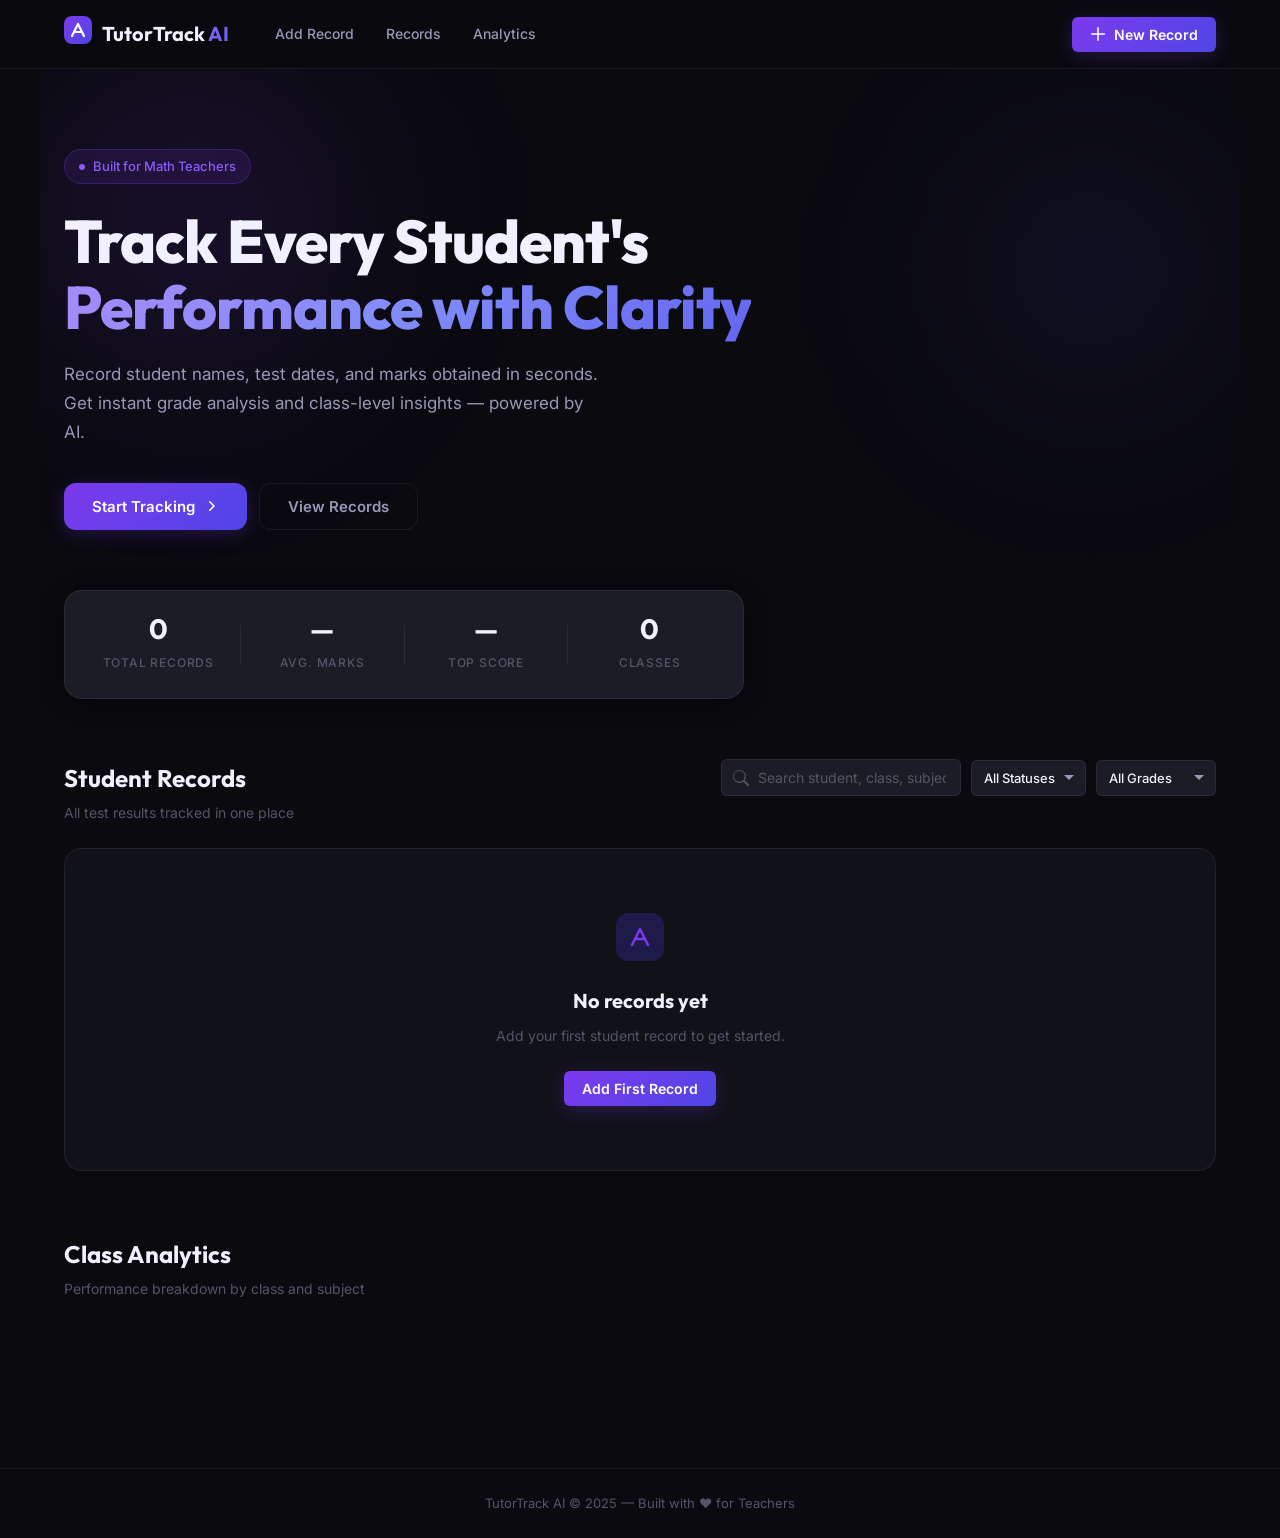
<file: fastapi-archive/frontend/index.html>
<!DOCTYPE html>
<html lang="en">
<head>
  <meta charset="UTF-8" />
  <meta name="viewport" content="width=device-width, initial-scale=1.0" />
  <title>TutorTrack AI — Student Performance Tracker</title>
  <meta name="description" content="TutorTrack AI helps math teachers record and track student test performance, marks, grades, and analytics — all in one elegant dashboard." />
  <link rel="preconnect" href="https://fonts.googleapis.com" />
  <link rel="preconnect" href="https://fonts.gstatic.com" crossorigin />
  <link href="https://fonts.googleapis.com/css2?family=Inter:wght@300;400;500;600;700;800&family=Outfit:wght@400;600;700;800&display=swap" rel="stylesheet" />
  <link rel="stylesheet" href="style.css" />
</head>
<body>

  <!-- ═══════════════════════ HEADER ═══════════════════════ -->
  <header class="header" id="site-header">
    <div class="header-inner">
      <div class="logo">
        <div class="logo-icon">
          <svg width="28" height="28" viewBox="0 0 28 28" fill="none" xmlns="http://www.w3.org/2000/svg">
            <rect width="28" height="28" rx="8" fill="url(#logoGrad)"/>
            <path d="M8 20L14 8L20 20M11 16h6" stroke="white" stroke-width="2.2" stroke-linecap="round" stroke-linejoin="round"/>
            <defs>
              <linearGradient id="logoGrad" x1="0" y1="0" x2="28" y2="28" gradientUnits="userSpaceOnUse">
                <stop stop-color="#7C3AED"/>
                <stop offset="1" stop-color="#4F46E5"/>
              </linearGradient>
            </defs>
          </svg>
        </div>
        <span class="logo-text">TutorTrack <span class="logo-ai">AI</span></span>
      </div>
      <nav class="nav">
        <a href="#add-record" class="nav-link">Add Record</a>
        <a href="#records-table" class="nav-link">Records</a>
        <a href="#analytics" class="nav-link">Analytics</a>
      </nav>
      <button class="btn btn-primary" id="add-record-btn" aria-label="Add new student record">
        <svg width="16" height="16" viewBox="0 0 16 16" fill="currentColor"><path d="M8 1a.75.75 0 0 1 .75.75v5.5h5.5a.75.75 0 0 1 0 1.5h-5.5v5.5a.75.75 0 0 1-1.5 0v-5.5H1.75a.75.75 0 0 1 0-1.5h5.5V1.75A.75.75 0 0 1 8 1Z"/></svg>
        New Record
      </button>
    </div>
  </header>

  <!-- ═══════════════════════ HERO ═══════════════════════ -->
  <section class="hero">
    <div class="hero-glow hero-glow-1"></div>
    <div class="hero-glow hero-glow-2"></div>
    <div class="hero-content">
      <div class="hero-badge">
        <span class="badge-dot"></span>
        Built for Math Teachers
      </div>
      <h1 class="hero-title">
        Track Every Student's<br/>
        <span class="hero-gradient">Performance with Clarity</span>
      </h1>
      <p class="hero-subtitle">
        Record student names, test dates, and marks obtained in seconds.
        Get instant grade analysis and class-level insights — powered by AI.
      </p>
      <div class="hero-actions">
        <button class="btn btn-primary btn-lg" id="hero-add-btn" aria-label="Start adding student records">
          Start Tracking
          <svg width="16" height="16" viewBox="0 0 16 16" fill="currentColor"><path d="M6.22 3.22a.75.75 0 0 1 1.06 0l4.25 4.25a.75.75 0 0 1 0 1.06l-4.25 4.25a.75.75 0 0 1-1.06-1.06L9.94 8 6.22 4.28a.75.75 0 0 1 0-1.06Z"/></svg>
        </button>
        <button class="btn btn-ghost btn-lg" id="view-records-btn" aria-label="View existing records">View Records</button>
      </div>
    </div>
    <!-- Stats bar -->
    <div class="stats-bar">
      <div class="stat-item" id="stat-total">
        <span class="stat-number" id="stat-total-val">0</span>
        <span class="stat-label">Total Records</span>
      </div>
      <div class="stat-divider"></div>
      <div class="stat-item">
        <span class="stat-number" id="stat-avg-val">—</span>
        <span class="stat-label">Avg. Marks</span>
      </div>
      <div class="stat-divider"></div>
      <div class="stat-item">
        <span class="stat-number" id="stat-top-val">—</span>
        <span class="stat-label">Top Score</span>
      </div>
      <div class="stat-divider"></div>
      <div class="stat-item">
        <span class="stat-number" id="stat-classes-val">0</span>
        <span class="stat-label">Classes</span>
      </div>
    </div>
  </section>

  <!-- ═══════════════════════ MODAL — ADD RECORD ═══════════════════════ -->
  <div class="modal-overlay" id="modal-overlay" role="dialog" aria-modal="true" aria-labelledby="modal-title">
    <div class="modal" id="add-record-modal">
      <div class="modal-header">
        <h2 class="modal-title" id="modal-title">Add Student Record</h2>
        <button class="modal-close" id="modal-close-btn" aria-label="Close modal">
          <svg width="20" height="20" viewBox="0 0 20 20" fill="currentColor"><path d="M4.293 4.293a1 1 0 0 1 1.414 0L10 8.586l4.293-4.293a1 1 0 1 1 1.414 1.414L11.414 10l4.293 4.293a1 1 0 0 1-1.414 1.414L10 11.414l-4.293 4.293a1 1 0 0 1-1.414-1.414L8.586 10 4.293 5.707a1 1 0 0 1 0-1.414Z"/></svg>
        </button>
      </div>

      <form id="record-form" novalidate>
        <div class="form-grid">
          <!-- Student Name (was: Guest Name) -->
          <div class="form-group form-group-full">
            <label class="form-label" for="student-name">Student Name <span class="required">*</span></label>
            <input type="text" id="student-name" name="student_name" class="form-input"
                   placeholder="e.g. Aanya Sharma" required autocomplete="off" />
            <span class="form-error" id="err-student-name"></span>
          </div>

          <!-- Roll Number -->
          <div class="form-group">
            <label class="form-label" for="roll-number">Roll Number <span class="required">*</span></label>
            <input type="text" id="roll-number" name="roll_number" class="form-input"
                   placeholder="e.g. 2024-101" required autocomplete="off" />
            <span class="form-error" id="err-roll-number"></span>
          </div>

          <!-- Class -->
          <div class="form-group">
            <label class="form-label" for="class-name">Class <span class="required">*</span></label>
            <input type="text" id="class-name" name="class_name" class="form-input"
                   placeholder="e.g. Grade 8B" required autocomplete="off" />
            <span class="form-error" id="err-class-name"></span>
          </div>

          <!-- Subject -->
          <div class="form-group">
            <label class="form-label" for="subject">Subject <span class="required">*</span></label>
            <input type="text" id="subject" name="subject" class="form-input"
                   placeholder="e.g. Mathematics" required autocomplete="off" />
            <span class="form-error" id="err-subject"></span>
          </div>

          <!-- Test Date (was: Check-in Date) -->
          <div class="form-group">
            <label class="form-label" for="test-date">Test Date <span class="required">*</span></label>
            <input type="date" id="test-date" name="test_date" class="form-input" required />
            <span class="form-error" id="err-test-date"></span>
          </div>

          <!-- Marks Obtained (was: Room Price) -->
          <div class="form-group">
            <label class="form-label" for="marks-obtained">Marks Obtained <span class="required">*</span></label>
            <div class="input-with-suffix">
              <input type="number" id="marks-obtained" name="marks_obtained" class="form-input"
                     placeholder="e.g. 78" min="0" max="100" step="0.5" required />
              <span class="input-suffix" id="marks-suffix">/ <span id="suffix-max">100</span></span>
            </div>
            <span class="form-error" id="err-marks-obtained"></span>
          </div>

          <!-- Max Marks -->
          <div class="form-group">
            <label class="form-label" for="max-marks">Max Marks</label>
            <input type="number" id="max-marks" name="max_marks" class="form-input"
                   placeholder="100" min="1" max="100" step="1" value="100" />
            <span class="form-hint">Default is 100</span>
          </div>

          <!-- Grade Preview -->
          <div class="form-group">
            <label class="form-label">Grade Preview</label>
            <div class="grade-preview" id="grade-preview">
              <span class="grade-badge grade-none" id="grade-badge">Enter marks above</span>
            </div>
          </div>

          <!-- Remarks -->
          <div class="form-group form-group-full">
            <label class="form-label" for="remarks">Remarks</label>
            <textarea id="remarks" name="remarks" class="form-input form-textarea"
                      placeholder="Optional notes about this test or student performance..." rows="3"></textarea>
          </div>
        </div>

        <div class="form-actions">
          <button type="button" class="btn btn-ghost" id="form-cancel-btn">Cancel</button>
          <button type="submit" class="btn btn-primary" id="form-submit-btn">
            <span id="submit-text">Save Record</span>
            <div class="spinner" id="form-spinner"></div>
          </button>
        </div>
      </form>
    </div>
  </div>

  <!-- ═══════════════════════ MAIN CONTENT ═══════════════════════ -->
  <main class="main">

    <!-- ── Records Section ── -->
    <section class="section" id="records-table">
      <div class="section-header">
        <div>
          <h2 class="section-title">Student Records</h2>
          <p class="section-subtitle">All test results tracked in one place</p>
        </div>
        <div class="section-controls">
          <div class="search-box">
            <svg class="search-icon" width="16" height="16" viewBox="0 0 16 16" fill="currentColor"><path d="M11.742 10.344a6.5 6.5 0 1 0-1.397 1.398h-.001c.03.04.062.078.098.115l3.85 3.85a1 1 0 0 0 1.415-1.414l-3.85-3.85a1.007 1.007 0 0 0-.115-.099Zm-5.44 1.406a5.5 5.5 0 1 1 0-11 5.5 5.5 0 0 1 0 11Z"/></svg>
            <input type="text" id="search-input" class="search-input" placeholder="Search student, class, subject..." aria-label="Search records" />
          </div>
          <select class="filter-select" id="filter-status" aria-label="Filter by status">
            <option value="all">All Statuses</option>
            <option value="Pending">Pending</option>
            <option value="Reviewed">Reviewed</option>
            <option value="Archived">Archived</option>
          </select>
          <select class="filter-select" id="filter-grade" aria-label="Filter by grade">
            <option value="all">All Grades</option>
            <option value="Outstanding">Outstanding</option>
            <option value="Excellent">Excellent</option>
            <option value="Good">Good</option>
            <option value="Average">Average</option>
            <option value="Needs Work">Needs Work</option>
          </select>
        </div>
      </div>

      <!-- Loading state -->
      <div class="loading-state" id="records-loading">
        <div class="skeleton-row"></div>
        <div class="skeleton-row"></div>
        <div class="skeleton-row"></div>
      </div>

      <!-- Empty state -->
      <div class="empty-state hidden" id="records-empty">
        <div class="empty-icon">
          <svg width="48" height="48" viewBox="0 0 48 48" fill="none"><rect width="48" height="48" rx="12" fill="#1e1b4b"/><path d="M16 32L24 16L32 32M20 26H28" stroke="#7C3AED" stroke-width="2.5" stroke-linecap="round" stroke-linejoin="round"/></svg>
        </div>
        <h3 class="empty-title">No records yet</h3>
        <p class="empty-desc">Add your first student record to get started.</p>
        <button class="btn btn-primary" id="empty-add-btn">Add First Record</button>
      </div>

      <!-- Records table -->
      <div class="table-wrapper hidden" id="records-table-wrapper">
        <table class="records-table" aria-label="Student records">
          <thead>
            <tr>
              <th>Student Name</th>
              <th>Class</th>
              <th>Subject</th>
              <th>Test Date</th>
              <th>Marks</th>
              <th>Grade</th>
              <th>Status</th>
              <th>Actions</th>
            </tr>
          </thead>
          <tbody id="records-tbody"></tbody>
        </table>
      </div>
    </section>

    <!-- ── Analytics Section ── -->
    <section class="section" id="analytics">
      <div class="section-header">
        <div>
          <h2 class="section-title">Class Analytics</h2>
          <p class="section-subtitle">Performance breakdown by class and subject</p>
        </div>
      </div>

      <div class="analytics-empty hidden" id="analytics-empty">
        <p class="analytics-empty-text">Add records to see analytics</p>
      </div>

      <div class="analytics-grid" id="analytics-grid"></div>
    </section>

  </main>

  <!-- ═══════════════════════ TOAST ═══════════════════════ -->
  <div class="toast-container" id="toast-container" role="status" aria-live="polite"></div>

  <!-- ═══════════════════════ FOOTER ═══════════════════════ -->
  <footer class="footer">
    <p>TutorTrack AI &copy; 2025 — Built with ❤️ for Teachers</p>
  </footer>

  <script src="app.js"></script>
</body>
</html>
</file>
<file: fastapi-archive/frontend/style.css>
/* ══════════════════════════════════════════════════════════════════
   TutorTrack AI — style.css
   Dark, premium design with purple/indigo accent palette
   ══════════════════════════════════════════════════════════════════ */

/* ── Design Tokens ────────────────────────────────────────────────── */
:root {
  --bg-base:      #0a0a0f;
  --bg-surface:   #111118;
  --bg-elevated:  #18181f;
  --bg-card:      #1c1c26;
  --bg-hover:     #222230;

  --accent:       #7C3AED;
  --accent-light: #8B5CF6;
  --accent-glow:  rgba(124, 58, 237, 0.25);
  --indigo:       #4F46E5;
  --indigo-light: #6366F1;

  --text-primary:   #f0f0ff;
  --text-secondary: #9898b8;
  --text-muted:     #55556a;

  --border:       rgba(255,255,255,0.07);
  --border-focus: rgba(124, 58, 237, 0.6);

  --grade-outstanding: #10B981;
  --grade-excellent:   #3B82F6;
  --grade-good:        #8B5CF6;
  --grade-average:     #F59E0B;
  --grade-needs-work:  #EF4444;

  --radius-sm:  6px;
  --radius-md:  12px;
  --radius-lg:  18px;
  --radius-xl:  24px;

  --shadow-card:  0 4px 24px rgba(0,0,0,0.4);
  --shadow-modal: 0 24px 80px rgba(0,0,0,0.7);
  --shadow-glow:  0 0 60px var(--accent-glow);

  --font-body:    'Inter', sans-serif;
  --font-display: 'Outfit', sans-serif;

  --transition: 0.2s cubic-bezier(0.4, 0, 0.2, 1);
}

/* ── Reset ────────────────────────────────────────────────────────── */
*, *::before, *::after { box-sizing: border-box; margin: 0; padding: 0; }
html { scroll-behavior: smooth; }
body {
  font-family: var(--font-body);
  background: var(--bg-base);
  color: var(--text-primary);
  line-height: 1.6;
  min-height: 100vh;
  overflow-x: hidden;
}

/* ── Scrollbar ────────────────────────────────────────────────────── */
::-webkit-scrollbar { width: 6px; }
::-webkit-scrollbar-track { background: var(--bg-surface); }
::-webkit-scrollbar-thumb { background: var(--accent); border-radius: 3px; }

/* ══════════════════════════════════════════════════════════════════
   BUTTONS
   ══════════════════════════════════════════════════════════════════ */
.btn {
  display: inline-flex;
  align-items: center;
  gap: 8px;
  padding: 9px 18px;
  border: none;
  border-radius: var(--radius-sm);
  font-family: var(--font-body);
  font-size: 14px;
  font-weight: 600;
  cursor: pointer;
  transition: all var(--transition);
  text-decoration: none;
  white-space: nowrap;
  position: relative;
  overflow: hidden;
}
.btn::after {
  content: '';
  position: absolute;
  inset: 0;
  background: white;
  opacity: 0;
  transition: opacity var(--transition);
}
.btn:hover::after { opacity: 0.06; }
.btn:active::after { opacity: 0.12; }

.btn-primary {
  background: linear-gradient(135deg, var(--accent) 0%, var(--indigo) 100%);
  color: white;
  box-shadow: 0 4px 20px var(--accent-glow);
}
.btn-primary:hover {
  box-shadow: 0 6px 28px rgba(124, 58, 237, 0.45);
  transform: translateY(-1px);
}
.btn-ghost {
  background: transparent;
  color: var(--text-secondary);
  border: 1px solid var(--border);
}
.btn-ghost:hover {
  color: var(--text-primary);
  border-color: rgba(255,255,255,0.15);
  background: var(--bg-hover);
}
.btn-lg { padding: 13px 28px; font-size: 15px; border-radius: var(--radius-md); }

/* ══════════════════════════════════════════════════════════════════
   HEADER
   ══════════════════════════════════════════════════════════════════ */
.header {
  position: sticky;
  top: 0;
  z-index: 100;
  background: rgba(10, 10, 15, 0.85);
  backdrop-filter: blur(20px);
  -webkit-backdrop-filter: blur(20px);
  border-bottom: 1px solid var(--border);
}
.header-inner {
  max-width: 1200px;
  margin: 0 auto;
  padding: 16px 24px;
  display: flex;
  align-items: center;
  gap: 32px;
}
.logo {
  display: flex;
  align-items: center;
  gap: 10px;
  text-decoration: none;
}
.logo-text {
  font-family: var(--font-display);
  font-size: 20px;
  font-weight: 700;
  color: var(--text-primary);
}
.logo-ai {
  background: linear-gradient(135deg, var(--accent-light), var(--indigo-light));
  -webkit-background-clip: text;
  -webkit-text-fill-color: transparent;
  background-clip: text;
}
.nav {
  display: flex;
  gap: 4px;
  flex: 1;
}
.nav-link {
  padding: 7px 14px;
  border-radius: var(--radius-sm);
  color: var(--text-secondary);
  text-decoration: none;
  font-size: 14px;
  font-weight: 500;
  transition: all var(--transition);
}
.nav-link:hover {
  color: var(--text-primary);
  background: var(--bg-hover);
}

/* ══════════════════════════════════════════════════════════════════
   HERO
   ══════════════════════════════════════════════════════════════════ */
.hero {
  position: relative;
  max-width: 1200px;
  margin: 0 auto;
  padding: 80px 24px 60px;
  overflow: hidden;
}
.hero-glow {
  position: absolute;
  border-radius: 50%;
  filter: blur(80px);
  pointer-events: none;
}
.hero-glow-1 {
  width: 500px; height: 500px;
  top: -100px; left: -100px;
  background: radial-gradient(circle, rgba(124,58,237,0.18) 0%, transparent 70%);
}
.hero-glow-2 {
  width: 400px; height: 400px;
  top: 0; right: -50px;
  background: radial-gradient(circle, rgba(79,70,229,0.15) 0%, transparent 70%);
}
.hero-content { position: relative; z-index: 1; }
.hero-badge {
  display: inline-flex;
  align-items: center;
  gap: 8px;
  padding: 6px 14px;
  background: rgba(124,58,237,0.12);
  border: 1px solid rgba(124,58,237,0.3);
  border-radius: 100px;
  font-size: 13px;
  font-weight: 500;
  color: var(--accent-light);
  margin-bottom: 24px;
}
.badge-dot {
  width: 6px; height: 6px;
  background: var(--accent-light);
  border-radius: 50%;
  animation: pulse 2s ease-in-out infinite;
}
@keyframes pulse {
  0%, 100% { opacity: 1; transform: scale(1); }
  50%       { opacity: 0.5; transform: scale(0.8); }
}
.hero-title {
  font-family: var(--font-display);
  font-size: clamp(36px, 5vw, 60px);
  font-weight: 800;
  line-height: 1.1;
  letter-spacing: -1px;
  color: var(--text-primary);
  margin-bottom: 20px;
}
.hero-gradient {
  background: linear-gradient(135deg, #A78BFA 0%, #818CF8 50%, #6366F1 100%);
  -webkit-background-clip: text;
  -webkit-text-fill-color: transparent;
  background-clip: text;
}
.hero-subtitle {
  font-size: 17px;
  color: var(--text-secondary);
  max-width: 540px;
  line-height: 1.7;
  margin-bottom: 36px;
}
.hero-actions {
  display: flex;
  gap: 12px;
  flex-wrap: wrap;
  margin-bottom: 60px;
}

/* ── Stats bar ─────────────────────────────────────────────────── */
.stats-bar {
  display: flex;
  align-items: center;
  gap: 0;
  background: var(--bg-card);
  border: 1px solid var(--border);
  border-radius: var(--radius-lg);
  padding: 24px 32px;
  max-width: 680px;
  box-shadow: var(--shadow-card);
}
.stat-item {
  flex: 1;
  text-align: center;
}
.stat-number {
  display: block;
  font-family: var(--font-display);
  font-size: 28px;
  font-weight: 700;
  color: var(--text-primary);
  line-height: 1;
  margin-bottom: 6px;
}
.stat-label {
  font-size: 12px;
  font-weight: 500;
  color: var(--text-muted);
  text-transform: uppercase;
  letter-spacing: 0.8px;
}
.stat-divider {
  width: 1px;
  height: 40px;
  background: var(--border);
  margin: 0 20px;
}

/* ══════════════════════════════════════════════════════════════════
   MODAL
   ══════════════════════════════════════════════════════════════════ */
.modal-overlay {
  position: fixed;
  inset: 0;
  background: rgba(0,0,0,0.75);
  backdrop-filter: blur(6px);
  z-index: 200;
  display: flex;
  align-items: center;
  justify-content: center;
  padding: 16px;
  opacity: 0;
  pointer-events: none;
  transition: opacity var(--transition);
}
.modal-overlay.active {
  opacity: 1;
  pointer-events: all;
}
.modal {
  background: var(--bg-elevated);
  border: 1px solid var(--border);
  border-radius: var(--radius-xl);
  width: 100%;
  max-width: 640px;
  max-height: 90vh;
  overflow-y: auto;
  box-shadow: var(--shadow-modal);
  transform: translateY(24px) scale(0.97);
  transition: transform 0.3s cubic-bezier(0.34, 1.56, 0.64, 1);
}
.modal-overlay.active .modal {
  transform: translateY(0) scale(1);
}
.modal-header {
  display: flex;
  align-items: center;
  justify-content: space-between;
  padding: 24px 28px 20px;
  border-bottom: 1px solid var(--border);
}
.modal-title {
  font-family: var(--font-display);
  font-size: 20px;
  font-weight: 700;
  color: var(--text-primary);
}
.modal-close {
  width: 32px; height: 32px;
  display: flex; align-items: center; justify-content: center;
  background: var(--bg-hover);
  border: none;
  border-radius: var(--radius-sm);
  color: var(--text-secondary);
  cursor: pointer;
  transition: all var(--transition);
}
.modal-close:hover { color: var(--text-primary); background: var(--bg-card); }

/* ── Form ──────────────────────────────────────────────────────── */
form { padding: 24px 28px 28px; }
.form-grid {
  display: grid;
  grid-template-columns: 1fr 1fr;
  gap: 18px 20px;
  margin-bottom: 24px;
}
.form-group { display: flex; flex-direction: column; gap: 6px; }
.form-group-full { grid-column: 1 / -1; }
.form-label {
  font-size: 13px;
  font-weight: 600;
  color: var(--text-secondary);
  letter-spacing: 0.3px;
}
.required { color: var(--accent-light); }
.form-input {
  background: var(--bg-card);
  border: 1px solid var(--border);
  border-radius: var(--radius-sm);
  color: var(--text-primary);
  font-family: var(--font-body);
  font-size: 14px;
  padding: 10px 14px;
  transition: border-color var(--transition), box-shadow var(--transition);
  outline: none;
  width: 100%;
}
.form-input::placeholder { color: var(--text-muted); }
.form-input:focus {
  border-color: var(--accent);
  box-shadow: 0 0 0 3px var(--accent-glow);
}
.form-input.invalid { border-color: var(--grade-needs-work); }
.form-textarea { resize: vertical; min-height: 80px; }
.form-error {
  font-size: 12px;
  color: var(--grade-needs-work);
  min-height: 16px;
}
.form-hint {
  font-size: 12px;
  color: var(--text-muted);
}
.input-with-suffix { position: relative; display: flex; align-items: center; }
.input-with-suffix .form-input { padding-right: 70px; }
.input-suffix {
  position: absolute;
  right: 14px;
  font-size: 13px;
  color: var(--text-muted);
  pointer-events: none;
}

/* Grade preview */
.grade-preview {
  display: flex;
  align-items: center;
  height: 42px;
}
.grade-badge {
  padding: 5px 14px;
  border-radius: 100px;
  font-size: 13px;
  font-weight: 600;
  transition: all 0.3s ease;
}
.grade-none { background: var(--bg-hover); color: var(--text-muted); }
.grade-outstanding { background: rgba(16,185,129,0.15); color: var(--grade-outstanding); border: 1px solid rgba(16,185,129,0.3); }
.grade-excellent   { background: rgba(59,130,246,0.15); color: var(--grade-excellent);   border: 1px solid rgba(59,130,246,0.3); }
.grade-good        { background: rgba(139,92,246,0.15); color: var(--grade-good);        border: 1px solid rgba(139,92,246,0.3); }
.grade-average     { background: rgba(245,158,11,0.15); color: var(--grade-average);     border: 1px solid rgba(245,158,11,0.3); }
.grade-needs-work  { background: rgba(239,68,68,0.15);  color: var(--grade-needs-work);  border: 1px solid rgba(239,68,68,0.3); }

.form-actions {
  display: flex;
  gap: 12px;
  justify-content: flex-end;
}

/* Spinner */
.spinner {
  width: 16px; height: 16px;
  border: 2px solid rgba(255,255,255,0.3);
  border-top-color: white;
  border-radius: 50%;
  animation: spin 0.7s linear infinite;
  display: none;
}
.spinner.show { display: block; }
@keyframes spin { to { transform: rotate(360deg); } }

/* ══════════════════════════════════════════════════════════════════
   MAIN / SECTIONS
   ══════════════════════════════════════════════════════════════════ */
.main { max-width: 1200px; margin: 0 auto; padding: 0 24px 80px; }
.section { margin-bottom: 64px; }
.section-header {
  display: flex;
  align-items: flex-start;
  justify-content: space-between;
  flex-wrap: wrap;
  gap: 16px;
  margin-bottom: 24px;
}
.section-title {
  font-family: var(--font-display);
  font-size: 24px;
  font-weight: 700;
  color: var(--text-primary);
  margin-bottom: 4px;
}
.section-subtitle { font-size: 14px; color: var(--text-muted); }
.section-controls {
  display: flex;
  gap: 10px;
  flex-wrap: wrap;
  align-items: center;
}

/* ── Search & Filter ───────────────────────────────────────────── */
.search-box {
  position: relative;
  display: flex;
  align-items: center;
}
.search-icon {
  position: absolute;
  left: 12px;
  color: var(--text-muted);
  pointer-events: none;
}
.search-input {
  background: var(--bg-card);
  border: 1px solid var(--border);
  border-radius: var(--radius-sm);
  color: var(--text-primary);
  font-family: var(--font-body);
  font-size: 14px;
  padding: 9px 14px 9px 36px;
  outline: none;
  transition: border-color var(--transition);
  width: 240px;
}
.search-input::placeholder { color: var(--text-muted); }
.search-input:focus { border-color: var(--accent); }

.filter-select {
  background: var(--bg-card);
  border: 1px solid var(--border);
  border-radius: var(--radius-sm);
  color: var(--text-primary);
  font-family: var(--font-body);
  font-size: 13px;
  font-weight: 500;
  padding: 9px 12px;
  outline: none;
  cursor: pointer;
  transition: border-color var(--transition);
  appearance: none;
  background-image: url("data:image/svg+xml,%3Csvg xmlns='http://www.w3.org/2000/svg' width='12' height='12' viewBox='0 0 12 12'%3E%3Cpath fill='%239898b8' d='M6 8L1 3h10z'/%3E%3C/svg%3E");
  background-repeat: no-repeat;
  background-position: right 10px center;
  padding-right: 30px;
}
.filter-select:focus { border-color: var(--accent); }

/* ── Loading Skeletons ─────────────────────────────────────────── */
.loading-state { display: flex; flex-direction: column; gap: 12px; }
.skeleton-row {
  height: 56px;
  background: linear-gradient(90deg, var(--bg-card) 25%, var(--bg-hover) 50%, var(--bg-card) 75%);
  background-size: 200% 100%;
  border-radius: var(--radius-md);
  animation: shimmer 1.5s infinite;
}
@keyframes shimmer { 0% { background-position: 200% 0; } 100% { background-position: -200% 0; } }

/* ── Empty State ───────────────────────────────────────────────── */
.empty-state {
  text-align: center;
  padding: 64px 24px;
  background: var(--bg-surface);
  border: 1px solid var(--border);
  border-radius: var(--radius-lg);
}
.empty-icon { margin-bottom: 16px; }
.empty-title {
  font-family: var(--font-display);
  font-size: 20px;
  font-weight: 700;
  color: var(--text-primary);
  margin-bottom: 8px;
}
.empty-desc { font-size: 14px; color: var(--text-muted); margin-bottom: 24px; }

/* ── Records Table ─────────────────────────────────────────────── */
.table-wrapper {
  background: var(--bg-surface);
  border: 1px solid var(--border);
  border-radius: var(--radius-lg);
  overflow: hidden;
}
.records-table {
  width: 100%;
  border-collapse: collapse;
  font-size: 14px;
}
.records-table thead {
  background: var(--bg-card);
  border-bottom: 1px solid var(--border);
}
.records-table th {
  padding: 12px 16px;
  text-align: left;
  font-size: 12px;
  font-weight: 600;
  color: var(--text-muted);
  text-transform: uppercase;
  letter-spacing: 0.7px;
  white-space: nowrap;
}
.records-table td {
  padding: 14px 16px;
  border-bottom: 1px solid var(--border);
  vertical-align: middle;
  color: var(--text-primary);
}
.records-table tr:last-child td { border-bottom: none; }
.records-table tbody tr {
  transition: background var(--transition);
}
.records-table tbody tr:hover { background: var(--bg-hover); }

/* ── Table cell components ─────────────────────────────────────── */
.student-cell { font-weight: 600; }
.roll-sub {
  font-size: 12px;
  color: var(--text-muted);
  margin-top: 2px;
}
.marks-cell { font-family: var(--font-display); font-weight: 700; font-size: 16px; }
.marks-max { font-size: 12px; color: var(--text-muted); font-weight: 400; }

/* Status badges */
.status-badge {
  display: inline-flex;
  align-items: center;
  gap: 5px;
  padding: 3px 10px;
  border-radius: 100px;
  font-size: 12px;
  font-weight: 600;
}
.status-badge::before {
  content: '';
  width: 5px; height: 5px;
  border-radius: 50%;
  background: currentColor;
}
.status-pending  { background: rgba(245,158,11,0.12); color: #F59E0B; }
.status-reviewed { background: rgba(59,130,246,0.12);  color: #3B82F6; }
.status-archived { background: rgba(100,116,139,0.12); color: #94A3B8; }

/* Row actions */
.row-actions { display: flex; gap: 6px; }
.action-btn {
  width: 30px; height: 30px;
  display: flex; align-items: center; justify-content: center;
  background: var(--bg-hover);
  border: 1px solid var(--border);
  border-radius: var(--radius-sm);
  color: var(--text-secondary);
  cursor: pointer;
  transition: all var(--transition);
  font-size: 14px;
  padding: 0;
}
.action-btn:hover {
  color: var(--text-primary);
  background: var(--bg-card);
  border-color: rgba(255,255,255,0.15);
}
.action-btn.delete:hover { color: var(--grade-needs-work); border-color: rgba(239,68,68,0.4); }
.action-btn.review:hover { color: var(--grade-excellent);   border-color: rgba(59,130,246,0.4); }

/* ══════════════════════════════════════════════════════════════════
   ANALYTICS
   ══════════════════════════════════════════════════════════════════ */
.analytics-grid {
  display: grid;
  grid-template-columns: repeat(auto-fill, minmax(320px, 1fr));
  gap: 20px;
}
.analytics-card {
  background: var(--bg-card);
  border: 1px solid var(--border);
  border-radius: var(--radius-lg);
  padding: 24px;
  transition: border-color var(--transition), transform var(--transition);
}
.analytics-card:hover {
  border-color: rgba(124,58,237,0.3);
  transform: translateY(-2px);
}
.analytics-card-header { margin-bottom: 20px; }
.analytics-class-name {
  font-family: var(--font-display);
  font-size: 18px;
  font-weight: 700;
  color: var(--text-primary);
  margin-bottom: 4px;
}
.analytics-subject {
  font-size: 13px;
  color: var(--accent-light);
  font-weight: 500;
}
.analytics-stats {
  display: grid;
  grid-template-columns: 1fr 1fr;
  gap: 12px;
  margin-bottom: 20px;
}
.analytics-stat {
  background: var(--bg-elevated);
  border-radius: var(--radius-sm);
  padding: 12px;
}
.analytics-stat-val {
  font-family: var(--font-display);
  font-size: 22px;
  font-weight: 700;
  color: var(--text-primary);
  line-height: 1;
  margin-bottom: 4px;
}
.analytics-stat-label {
  font-size: 11px;
  color: var(--text-muted);
  text-transform: uppercase;
  letter-spacing: 0.6px;
}
/* Grade bars */
.grade-bars { display: flex; flex-direction: column; gap: 8px; }
.grade-bar-row {
  display: flex;
  align-items: center;
  gap: 10px;
  font-size: 12px;
}
.grade-bar-label {
  width: 90px;
  color: var(--text-secondary);
  flex-shrink: 0;
}
.grade-bar-track {
  flex: 1;
  height: 6px;
  background: var(--bg-elevated);
  border-radius: 3px;
  overflow: hidden;
}
.grade-bar-fill {
  height: 100%;
  border-radius: 3px;
  transition: width 0.6s cubic-bezier(0.4, 0, 0.2, 1);
}
.bar-outstanding { background: var(--grade-outstanding); }
.bar-excellent   { background: var(--grade-excellent);   }
.bar-good        { background: var(--grade-good);        }
.bar-average     { background: var(--grade-average);     }
.bar-needs-work  { background: var(--grade-needs-work);  }
.grade-bar-count { width: 20px; text-align: right; color: var(--text-muted); }
.analytics-empty-text { color: var(--text-muted); font-size: 14px; text-align: center; padding: 32px; }

/* ══════════════════════════════════════════════════════════════════
   TOAST NOTIFICATIONS
   ══════════════════════════════════════════════════════════════════ */
.toast-container {
  position: fixed;
  bottom: 24px;
  right: 24px;
  z-index: 500;
  display: flex;
  flex-direction: column;
  gap: 8px;
  pointer-events: none;
}
.toast {
  display: flex;
  align-items: center;
  gap: 12px;
  padding: 14px 18px;
  background: var(--bg-elevated);
  border: 1px solid var(--border);
  border-radius: var(--radius-md);
  box-shadow: var(--shadow-card);
  font-size: 14px;
  font-weight: 500;
  color: var(--text-primary);
  pointer-events: all;
  animation: toast-in 0.3s cubic-bezier(0.34, 1.56, 0.64, 1);
  max-width: 340px;
}
.toast.success { border-left: 3px solid var(--grade-outstanding); }
.toast.error   { border-left: 3px solid var(--grade-needs-work);  }
.toast.info    { border-left: 3px solid var(--grade-excellent);   }
.toast-icon { font-size: 18px; flex-shrink: 0; }
@keyframes toast-in {
  from { opacity: 0; transform: translateX(20px) scale(0.95); }
  to   { opacity: 1; transform: translateX(0) scale(1); }
}

/* ══════════════════════════════════════════════════════════════════
   FOOTER
   ══════════════════════════════════════════════════════════════════ */
.footer {
  border-top: 1px solid var(--border);
  text-align: center;
  padding: 24px;
  font-size: 13px;
  color: var(--text-muted);
}

/* ── Utilities ─────────────────────────────────────────────────── */
.hidden { display: none !important; }

/* ══════════════════════════════════════════════════════════════════
   RESPONSIVE
   ══════════════════════════════════════════════════════════════════ */
@media (max-width: 768px) {
  .header-inner { gap: 16px; }
  .nav { display: none; }
  .hero { padding: 48px 16px 40px; }
  .hero-title { font-size: 32px; }
  .stats-bar { flex-direction: column; padding: 20px; gap: 16px; }
  .stat-divider { width: 100%; height: 1px; margin: 0; }
  .form-grid { grid-template-columns: 1fr; }
  .search-input { width: 100%; }
  .section-controls { width: 100%; }
  .records-table { font-size: 12px; }
  .records-table th:nth-child(3),
  .records-table td:nth-child(3) { display: none; }
  .modal { max-width: 100%; }
}
</file>
